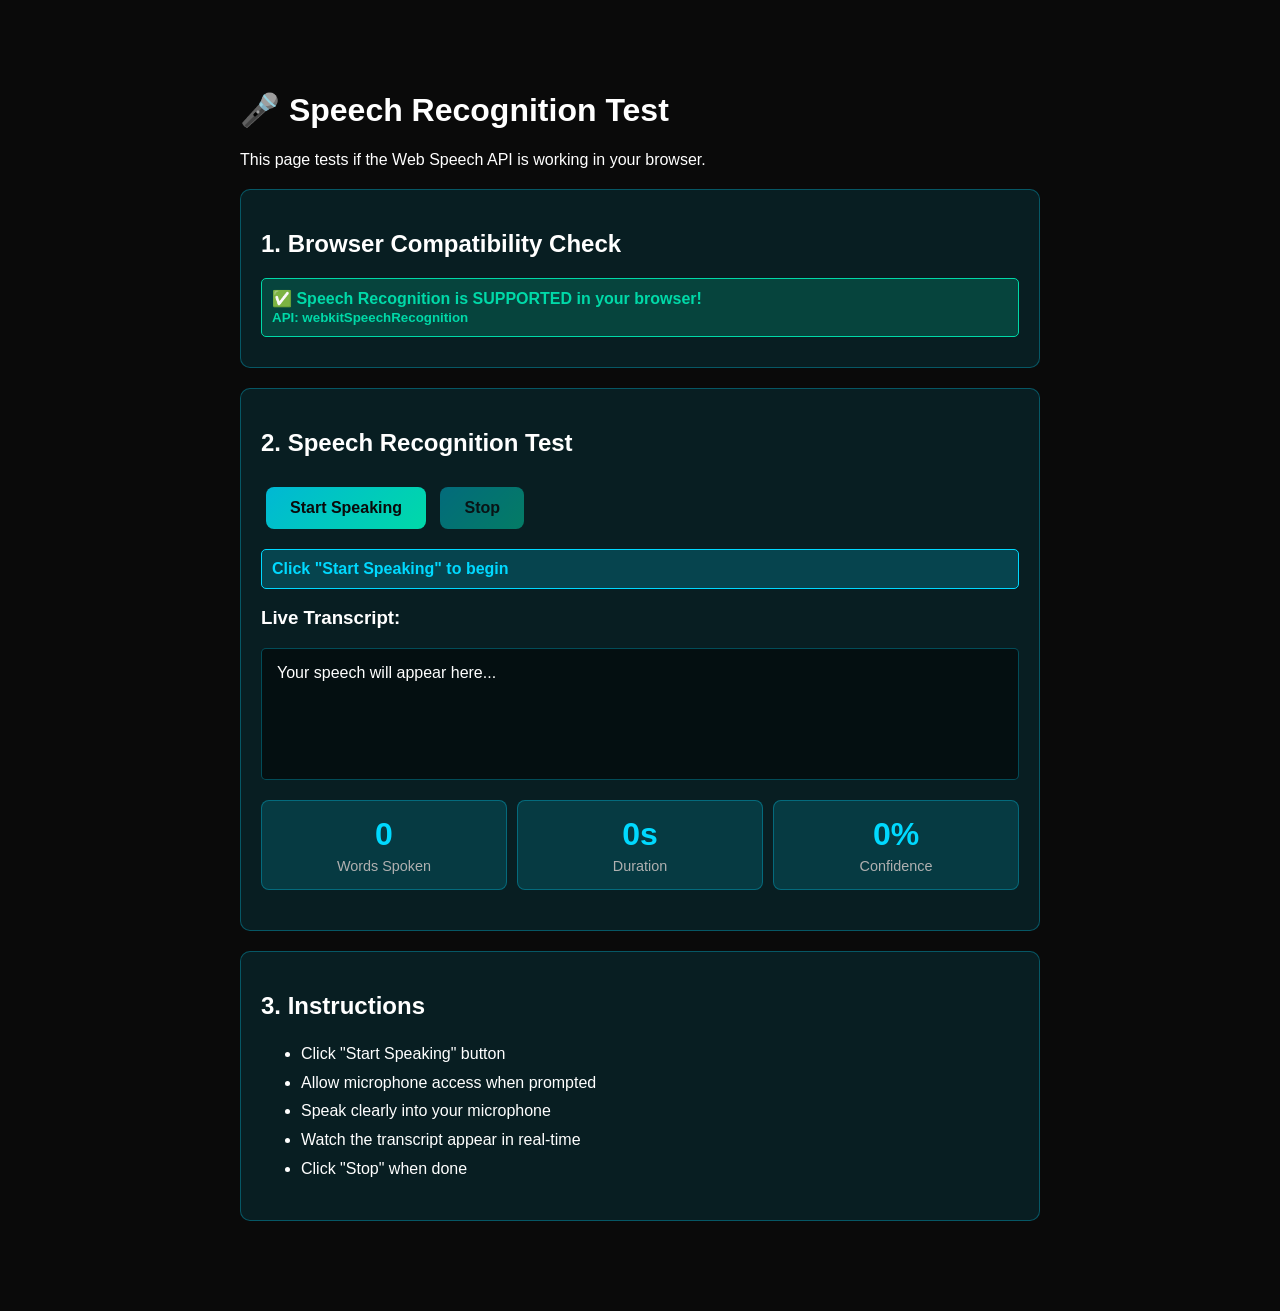
<file: test-speech-recognition.html>
<!DOCTYPE html>
<html lang="en">
<head>
    <meta charset="UTF-8">
    <meta name="viewport" content="width=device-width, initial-scale=1.0">
    <title>Speech Recognition Test</title>
    <style>
        body {
            font-family: Arial, sans-serif;
            max-width: 800px;
            margin: 50px auto;
            padding: 20px;
            background: #0a0a0a;
            color: #fff;
        }
        .test-section {
            background: rgba(0, 217, 255, 0.1);
            padding: 20px;
            margin: 20px 0;
            border-radius: 10px;
            border: 1px solid rgba(0, 217, 255, 0.3);
        }
        .status {
            padding: 10px;
            margin: 10px 0;
            border-radius: 5px;
            font-weight: bold;
        }
        .success {
            background: rgba(0, 217, 168, 0.2);
            border: 1px solid #00d9a8;
            color: #00d9a8;
        }
        .error {
            background: rgba(239, 68, 68, 0.2);
            border: 1px solid #ef4444;
            color: #ef4444;
        }
        .info {
            background: rgba(0, 217, 255, 0.2);
            border: 1px solid #00d9ff;
            color: #00d9ff;
        }
        button {
            background: linear-gradient(135deg, #00b8d4 0%, #00d9a8 100%);
            color: #0a0a0a;
            border: none;
            padding: 12px 24px;
            border-radius: 8px;
            font-weight: 600;
            cursor: pointer;
            margin: 10px 5px;
            font-size: 16px;
        }
        button:hover {
            transform: translateY(-2px);
            box-shadow: 0 4px 12px rgba(0, 217, 255, 0.4);
        }
        button:disabled {
            opacity: 0.5;
            cursor: not-allowed;
        }
        #transcript {
            background: rgba(0, 0, 0, 0.5);
            padding: 15px;
            border-radius: 5px;
            min-height: 100px;
            margin: 10px 0;
            border: 1px solid rgba(0, 217, 255, 0.3);
        }
        .stats {
            display: grid;
            grid-template-columns: repeat(auto-fit, minmax(150px, 1fr));
            gap: 10px;
            margin: 20px 0;
        }
        .stat-box {
            background: rgba(0, 217, 255, 0.15);
            padding: 15px;
            border-radius: 8px;
            text-align: center;
            border: 1px solid rgba(0, 217, 255, 0.3);
        }
        .stat-value {
            font-size: 2rem;
            font-weight: bold;
            color: #00d9ff;
        }
        .stat-label {
            font-size: 0.9rem;
            color: #b0b0b0;
            margin-top: 5px;
        }
    </style>
</head>
<body>
    <h1>🎤 Speech Recognition Test</h1>
    <p>This page tests if the Web Speech API is working in your browser.</p>

    <div class="test-section">
        <h2>1. Browser Compatibility Check</h2>
        <div id="compatibilityStatus" class="status info">Checking...</div>
    </div>

    <div class="test-section">
        <h2>2. Speech Recognition Test</h2>
        <button id="startBtn">Start Speaking</button>
        <button id="stopBtn" disabled>Stop</button>
        <div id="recognitionStatus" class="status info">Click "Start Speaking" to begin</div>
        
        <h3>Live Transcript:</h3>
        <div id="transcript">Your speech will appear here...</div>
        
        <div class="stats">
            <div class="stat-box">
                <div class="stat-value" id="wordCount">0</div>
                <div class="stat-label">Words Spoken</div>
            </div>
            <div class="stat-box">
                <div class="stat-value" id="duration">0s</div>
                <div class="stat-label">Duration</div>
            </div>
            <div class="stat-box">
                <div class="stat-value" id="confidence">0%</div>
                <div class="stat-label">Confidence</div>
            </div>
        </div>
    </div>

    <div class="test-section">
        <h2>3. Instructions</h2>
        <ul style="line-height: 1.8;">
            <li>Click "Start Speaking" button</li>
            <li>Allow microphone access when prompted</li>
            <li>Speak clearly into your microphone</li>
            <li>Watch the transcript appear in real-time</li>
            <li>Click "Stop" when done</li>
        </ul>
    </div>

    <script>
        let recognition = null;
        let startTime = null;
        let transcript = '';
        let wordCount = 0;
        let isRecognizing = false;

        // Check browser compatibility
        const SpeechRecognition = window.SpeechRecognition || window.webkitSpeechRecognition;
        const compatibilityDiv = document.getElementById('compatibilityStatus');

        if (SpeechRecognition) {
            compatibilityDiv.className = 'status success';
            compatibilityDiv.innerHTML = '✅ Speech Recognition is SUPPORTED in your browser!<br><small>API: ' + (window.SpeechRecognition ? 'SpeechRecognition' : 'webkitSpeechRecognition') + '</small>';
        } else {
            compatibilityDiv.className = 'status error';
            compatibilityDiv.innerHTML = '❌ Speech Recognition is NOT supported in your browser.<br><small>Try using Chrome, Edge, or Safari.</small>';
            document.getElementById('startBtn').disabled = true;
        }

        // Initialize speech recognition
        if (SpeechRecognition) {
            recognition = new SpeechRecognition();
            recognition.continuous = true;
            recognition.interimResults = true;
            recognition.lang = 'en-US';

            recognition.onstart = () => {
                isRecognizing = true;
                startTime = Date.now();
                document.getElementById('recognitionStatus').className = 'status success';
                document.getElementById('recognitionStatus').textContent = '🎤 Listening... Speak now!';
                document.getElementById('startBtn').disabled = true;
                document.getElementById('stopBtn').disabled = false;
                updateDuration();
            };

            recognition.onresult = (event) => {
                let interimTranscript = '';
                let finalTranscript = '';
                let totalConfidence = 0;
                let confidenceCount = 0;

                for (let i = event.resultIndex; i < event.results.length; i++) {
                    const result = event.results[i];
                    const transcriptPart = result[0].transcript;
                    
                    if (result.isFinal) {
                        finalTranscript += transcriptPart + ' ';
                        totalConfidence += result[0].confidence;
                        confidenceCount++;
                    } else {
                        interimTranscript += transcriptPart;
                    }
                }

                if (finalTranscript) {
                    transcript += finalTranscript;
                    wordCount = transcript.trim().split(/\s+/).filter(w => w.length > 0).length;
                    document.getElementById('wordCount').textContent = wordCount;
                }

                if (confidenceCount > 0) {
                    const avgConfidence = Math.round((totalConfidence / confidenceCount) * 100);
                    document.getElementById('confidence').textContent = avgConfidence + '%';
                }

                // Display transcript
                const transcriptDiv = document.getElementById('transcript');
                transcriptDiv.innerHTML = transcript + '<span style="color: #00d9ff;">' + interimTranscript + '</span>';
                transcriptDiv.scrollTop = transcriptDiv.scrollHeight;
            };

            recognition.onerror = (event) => {
                console.error('Speech recognition error:', event.error);
                document.getElementById('recognitionStatus').className = 'status error';
                document.getElementById('recognitionStatus').textContent = '❌ Error: ' + event.error;
                
                if (event.error === 'not-allowed') {
                    document.getElementById('recognitionStatus').innerHTML = '❌ Microphone access denied!<br><small>Please allow microphone access and try again.</small>';
                }
                
                stopRecognition();
            };

            recognition.onend = () => {
                if (isRecognizing) {
                    // Restart if still supposed to be recognizing
                    try {
                        recognition.start();
                    } catch (e) {
                        console.log('Recognition ended');
                    }
                }
            };
        }

        // Start button
        document.getElementById('startBtn').addEventListener('click', () => {
            transcript = '';
            wordCount = 0;
            document.getElementById('transcript').textContent = 'Listening...';
            document.getElementById('wordCount').textContent = '0';
            document.getElementById('confidence').textContent = '0%';
            
            try {
                recognition.start();
            } catch (error) {
                console.error('Error starting recognition:', error);
                document.getElementById('recognitionStatus').className = 'status error';
                document.getElementById('recognitionStatus').textContent = '❌ Failed to start: ' + error.message;
            }
        });

        // Stop button
        document.getElementById('stopBtn').addEventListener('click', () => {
            stopRecognition();
        });

        function stopRecognition() {
            isRecognizing = false;
            if (recognition) {
                recognition.stop();
            }
            document.getElementById('recognitionStatus').className = 'status info';
            document.getElementById('recognitionStatus').textContent = '⏸️ Stopped. Click "Start Speaking" to try again.';
            document.getElementById('startBtn').disabled = false;
            document.getElementById('stopBtn').disabled = true;
        }

        function updateDuration() {
            if (isRecognizing && startTime) {
                const elapsed = Math.floor((Date.now() - startTime) / 1000);
                document.getElementById('duration').textContent = elapsed + 's';
                setTimeout(updateDuration, 1000);
            }
        }
    </script>
</body>
</html>
</file>
